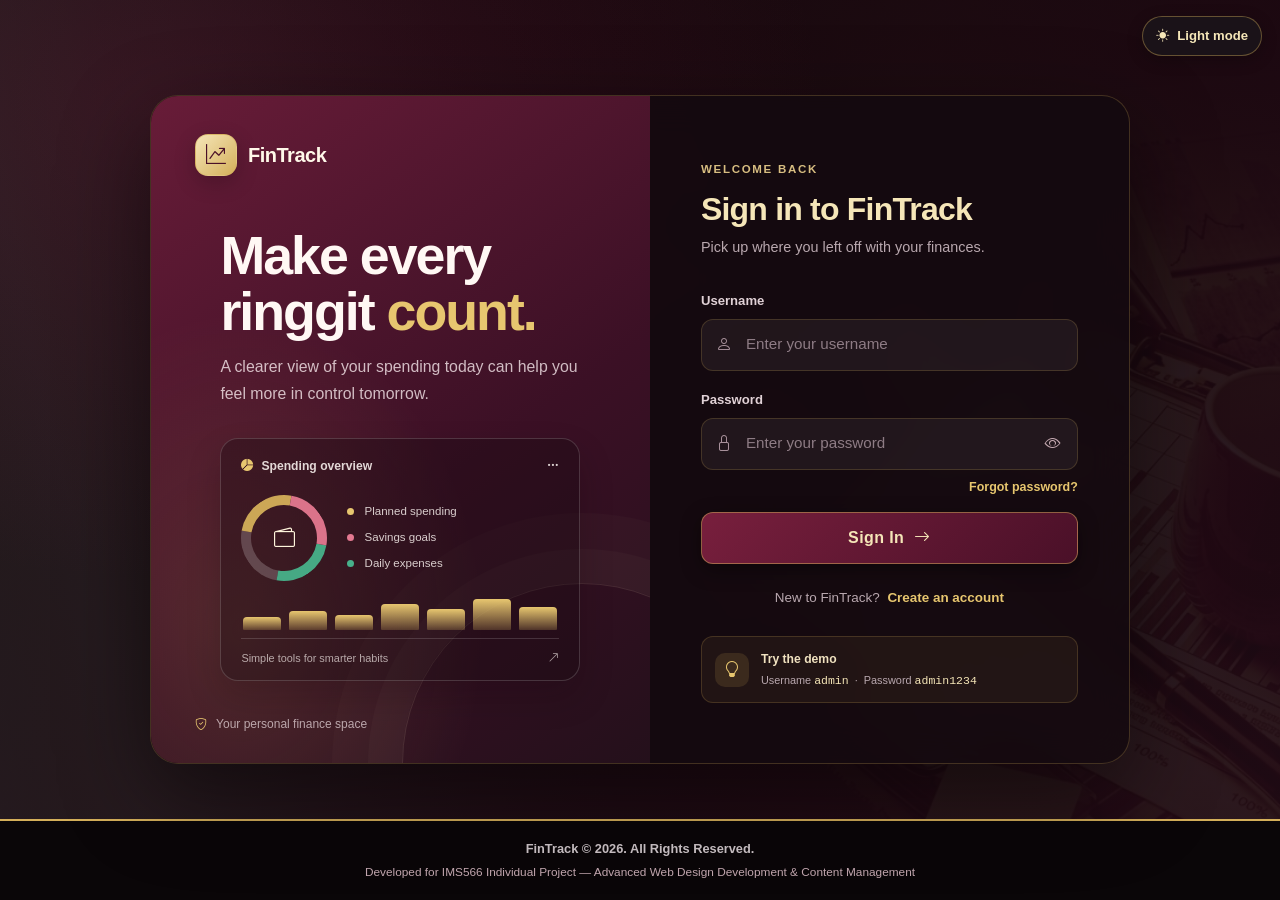
<file: index.html>
<!DOCTYPE html>
<html lang="en">

<head>
    <!-- Basic metadata and screen responsiveness settings -->
    <meta charset="UTF-8">
    <meta name="viewport" content="width=device-width, initial-scale=1.0">
    <meta name="description" content="FinTrack - Personal Finance and Budget Management Web Application">
    <meta name="author" content="Izwan Hakimi">
    <title>FinTrack | Login</title>

    <!-- Bootstrap 5 CSS links and custom CSS files -->
    <link href="https://cdn.jsdelivr.net/npm/bootstrap@5.3.3/dist/css/bootstrap.min.css" rel="stylesheet">
    <link href="https://cdn.jsdelivr.net/npm/bootstrap-icons@1.11.3/font/bootstrap-icons.min.css" rel="stylesheet">
    <link rel="stylesheet" href="css/style.css">
    <link rel="stylesheet" href="css/theme.css">
</head>

<body class="login-page auth-page d-flex flex-column min-vh-100">
    <main class="auth-main container">
        <div class="auth-shell">
            <section class="auth-story" aria-label="About FinTrack">
                <a class="auth-brand" href="index.html">
                    <span class="auth-brand-icon"><i class="bi bi-graph-up-arrow" aria-hidden="true"></i></span>
                    <span>FinTrack</span>
                </a>
                <div class="auth-story-content">
                    <h2>Make every<br>ringgit <span>count.</span></h2>
                    <p>A clearer view of your spending today can help you feel more in control tomorrow.</p>
                    <div class="auth-preview" aria-hidden="true">
                        <div class="auth-preview-heading">
                            <span><i class="bi bi-pie-chart-fill"></i> Spending overview</span>
                            <i class="bi bi-three-dots"></i>
                        </div>
                        <div class="auth-preview-body">
                            <div class="auth-preview-chart"><i class="bi bi-wallet2"></i></div>
                            <div class="auth-preview-legend">
                                <span><i class="auth-dot dot-gold"></i> Planned spending</span>
                                <span><i class="auth-dot dot-rose"></i> Savings goals</span>
                                <span><i class="auth-dot dot-green"></i> Daily expenses</span>
                            </div>
                        </div>
                        <div class="auth-preview-bars">
                            <span style="height: 38%"></span><span style="height: 57%"></span>
                            <span style="height: 46%"></span><span style="height: 78%"></span>
                            <span style="height: 62%"></span><span style="height: 92%"></span>
                            <span style="height: 70%"></span>
                        </div>
                        <div class="auth-preview-caption"><span>Simple tools for smarter habits</span><i class="bi bi-arrow-up-right"></i></div>
                    </div>
                </div>
                <p class="auth-story-footer"><i class="bi bi-shield-check" aria-hidden="true"></i> Your personal finance space</p>
            </section>

            <section class="login-card auth-card" aria-labelledby="loginTitle">
                <div class="auth-form-heading">
                    <span class="auth-mobile-logo"><i class="bi bi-graph-up-arrow" aria-hidden="true"></i></span>
                    <span class="auth-eyebrow">WELCOME BACK</span>
                    <h1 id="loginTitle">Sign in to FinTrack</h1>
                    <p>Pick up where you left off with your finances.</p>
                </div>

                <form id="loginForm">
                    <div class="mb-3">
                        <label for="username" class="form-label">Username</label>
                        <div class="auth-input-wrap">
                            <i class="bi bi-person" aria-hidden="true"></i>
                            <input type="text" id="username" class="form-control" placeholder="Enter your username"
                                autocomplete="username" required>
                        </div>
                    </div>
                    <div class="mb-3">
                        <label for="password" class="form-label">Password</label>
                        <div class="password-field auth-input-wrap">
                            <i class="bi bi-lock" aria-hidden="true"></i>
                            <input type="password" id="password" class="form-control" placeholder="Enter your password"
                                autocomplete="current-password" required>
                            <button type="button" class="password-toggle" data-password-toggle="password"
                                aria-label="Show password" aria-controls="password" aria-pressed="false" title="Show password">
                                <i class="bi bi-eye" aria-hidden="true"></i>
                            </button>
                        </div>
                        <div class="auth-forgot">
                            <a href="#" id="forgotPasswordLink">Forgot password?</a>
                        </div>
                        <p id="passwordHintMessage" class="auth-password-hint" role="status" aria-live="polite" hidden></p>
                    </div>
                    <p id="errorMessage" class="text-danger fw-semibold" role="alert"></p>
                    <button type="submit" class="btn btn-primary w-100 auth-submit">
                        Sign In <i class="bi bi-arrow-right" aria-hidden="true"></i>
                    </button>
                </form>

                <div class="auth-switch">
                    <span>New to FinTrack?</span> <a href="signup.html">Create an account</a>
                </div>

                <div class="auth-demo">
                    <span class="auth-demo-icon"><i class="bi bi-lightbulb" aria-hidden="true"></i></span>
                    <div><strong>Try the demo</strong><span>Username <code>admin</code> &nbsp;·&nbsp; Password <code>admin1234</code></span></div>
                </div>
            </section>
        </div>
    </main>

    <!-- Footer Section -->
    <footer class="ft-footer">
        <div class="container">
            <p class="mb-1 fw-bold">FinTrack &copy; 2026. All Rights Reserved.</p>
            <small>Developed for IMS566 Individual Project &mdash; Advanced Web Design Development &amp; Content Management</small>
        </div>
    </footer>

    <script src="js/storage.js"></script>
    <script src="js/auth.js"></script>
    <script src="js/theme.js"></script>
    <script src="js/password-toggle.js"></script>
    
</body>
</html>
</file>
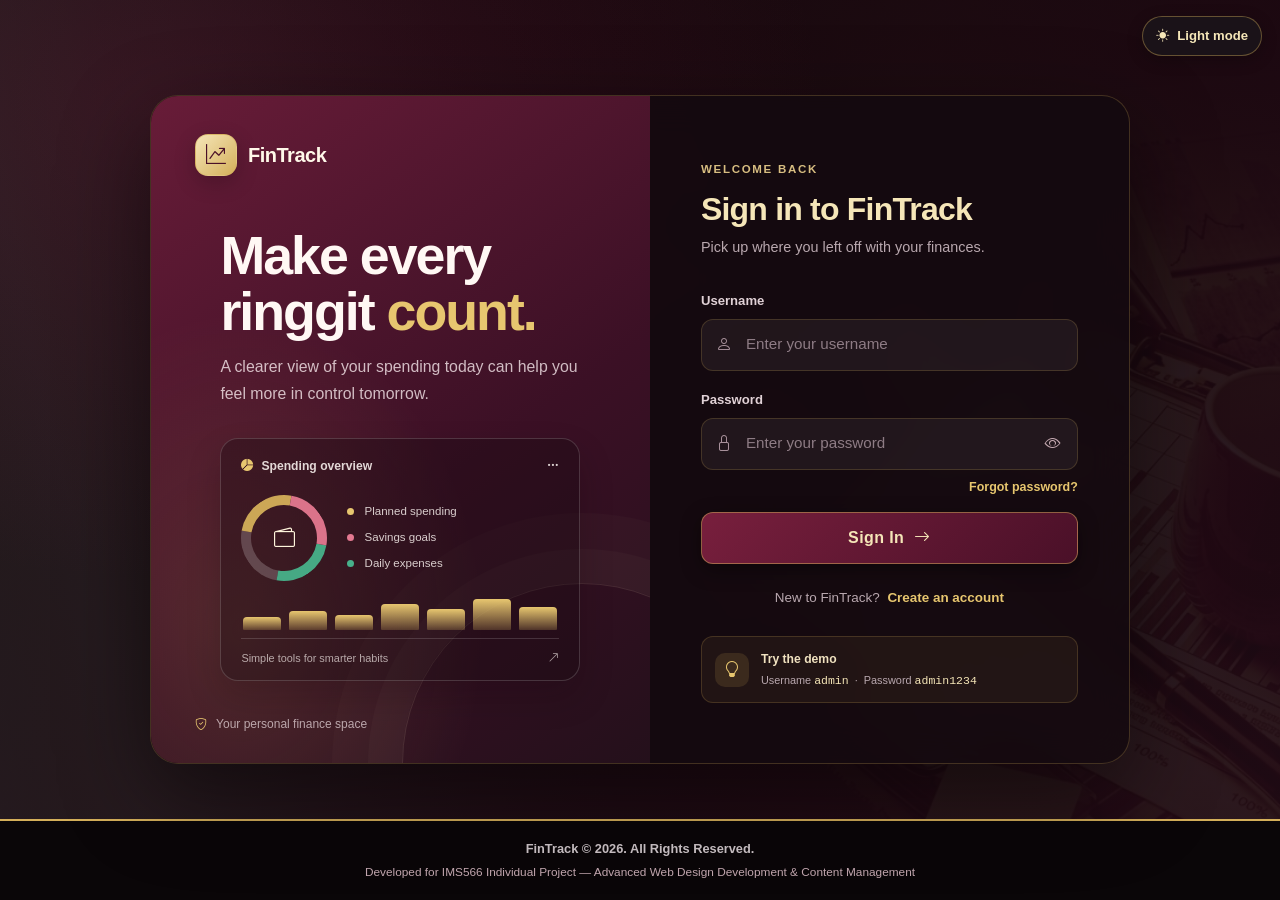
<file: budget.html>
<!DOCTYPE html>
<html lang="en">

<head>
    <meta charset="UTF-8">
    <meta name="viewport" content="width=device-width, initial-scale=1.0">
    <meta name="description" content="FinTrack - Personal Finance and Budget Management Web Application">
    <meta name="author" content="Izwan Hakimi">
    <title>FinTrack | Budget</title>

    <script src="js/storage.js"></script>
    <script>
        requireAuth();
    </script>
    <script src="js/theme.js"></script>

    <link href="https://cdn.jsdelivr.net/npm/bootstrap@5.3.3/dist/css/bootstrap.min.css" rel="stylesheet">
    <link href="https://cdn.jsdelivr.net/npm/bootstrap-icons@1.11.3/font/bootstrap-icons.min.css" rel="stylesheet">
    <link href="https://fonts.googleapis.com/css2?family=Inter:wght@400;500;600;700;800;900&display=swap"
        rel="stylesheet">

    <style>
        :root {
            --burg-deep: #4A1028;
            --burg: #781F3D;
            --burg-light: #922B4C;
            --gold: #D4AF5A;
            --gold-light: #F5E6B8;
            --bg-base: #0F0B0D;
            --bg-card: #1A1218;
            --bg-input: #2A1E24;
            --bg-track: #251920;
            --txt: #F0E6EA;
            --txt-mid: #C4A8B0;
            --txt-muted: #7A606A;
            --green: #2ECC9A;
            --green-bg: rgba(46, 204, 154, 0.10);
            --red: #E05C5C;
            --red-bg: rgba(224, 92, 92, 0.10);
            --amber: #E8A830;
            --r-lg: 18px;
            --r-sm: 9px;
            --sh: 0 6px 24px rgba(0, 0, 0, 0.45);
        }

        *,
        *::before,
        *::after {
            box-sizing: border-box;
            margin: 0;
            padding: 0;
        }

        body {
            font-family: 'Inter', 'Segoe UI', sans-serif;
            background: var(--bg-base);
            color: var(--txt);
            min-height: 100vh;
            display: flex;
            flex-direction: column;
        }

        main {
            flex: 1;
        }

        .ft-nav {
            background: #0A0608;
            border-bottom: 2.5px solid var(--gold);
            padding: 0;
            position: sticky;
            top: 0;
            z-index: 1000;
            box-shadow: 0 2px 24px rgba(0, 0, 0, 0.60);
        }

        .ft-nav .container {
            padding-top: 0;
            padding-bottom: 0;
        }

        .ft-brand {
            display: flex;
            align-items: center;
            gap: 10px;
            padding: 13px 0;
            text-decoration: none;
            transition: opacity .2s;
        }

        .ft-brand:hover {
            opacity: .85;
        }

        .ft-brand-logo {
            width: 36px;
            height: 36px;
            background: linear-gradient(135deg, var(--gold) 0%, var(--gold-light) 100%);
            border-radius: 10px;
            display: flex;
            align-items: center;
            justify-content: center;
            font-size: 1.05rem;
            color: var(--burg-deep);
            box-shadow: 0 2px 8px rgba(212, 175, 90, .35);
            flex-shrink: 0;
        }

        .ft-brand-name {
            font-size: 1.40rem;
            font-weight: 900;
            letter-spacing: -0.5px;
            background: linear-gradient(100deg, #fff 30%, var(--gold-light) 100%);
            -webkit-background-clip: text;
            -webkit-text-fill-color: transparent;
            background-clip: text;
        }

        .ft-nav .navbar-toggler {
            border: 1.5px solid rgba(212, 175, 90, .5);
            padding: 5px 9px;
        }

        .ft-nav .navbar-toggler-icon {
            background-image: url("data:image/svg+xml,%3csvg xmlns='http://www.w3.org/2000/svg' viewBox='0 0 30 30'%3e%3cpath stroke='rgba%28212,175,90,0.9%29' stroke-linecap='round' stroke-miterlimit='10' stroke-width='2' d='M4 7h22M4 15h22M4 23h22'/%3e%3c/svg%3e");
        }

        .ft-nav .nav-link {
            color: rgba(255, 255, 255, .72) !important;
            font-size: .875rem;
            font-weight: 500;
            padding: 17px 13px !important;
            display: flex;
            align-items: center;
            gap: 6px;
            border-bottom: 3px solid transparent;
            margin-bottom: -2.5px;
            text-decoration: none;
            transition: color .18s, border-color .18s;
        }

        .ft-nav .nav-link:hover {
            color: var(--gold-light) !important;
        }

        .ft-nav .nav-link.active {
            color: var(--gold) !important;
            border-bottom-color: var(--gold);
            font-weight: 700;
        }

        .ft-nav .nav-link.nav-out {
            color: rgba(255, 255, 255, .45) !important;
        }

        .ft-nav .nav-link.nav-out:hover {
            color: #f8adb8 !important;
        }

        .page-header {
            padding: 36px 0 24px;
        }

        .header-accent {
            display: inline-block;
            width: 38px;
            height: 3.5px;
            background: linear-gradient(90deg, var(--gold), var(--gold-light));
            border-radius: 2px;
            margin-bottom: 12px;
        }

        .page-header h1 {
            font-size: 1.70rem;
            font-weight: 800;
            color: var(--txt);
            margin-bottom: 5px;
        }

        .page-header p {
            color: var(--txt-muted);
            font-size: .90rem;
            margin: 0;
        }

        .sum-card {
            background: var(--bg-card);
            border-radius: var(--r-lg);
            padding: 20px 18px 16px;
            border: 1px solid rgba(212, 175, 90, .10);
            box-shadow: var(--sh);
            position: relative;
            overflow: hidden;
            transition: transform .22s, box-shadow .22s;
        }

        .sum-card:hover {
            transform: translateY(-4px);
            box-shadow: 0 14px 38px rgba(0, 0, 0, .6);
        }

        .sum-card::before {
            content: '';
            position: absolute;
            top: 0;
            left: 0;
            right: 0;
            height: 3px;
        }

        .sc-total::before {
            background: linear-gradient(90deg, var(--gold), var(--gold-light));
        }

        .sc-spent::before {
            background: linear-gradient(90deg, var(--red), #f08080);
        }

        .sc-remain::before {
            background: linear-gradient(90deg, var(--green), #3dd6a3);
        }

        .sum-label {
            font-size: .72rem;
            font-weight: 700;
            text-transform: uppercase;
            letter-spacing: .6px;
            color: var(--txt-muted);
            margin-bottom: 4px;
        }

        .sum-value {
            font-size: 1.55rem;
            font-weight: 800;
            overflow-wrap: anywhere;
        }

        .sv-total {
            color: var(--gold);
        }

        .sv-spent {
            color: var(--red);
        }

        .sv-remain {
            color: var(--green);
        }

        .ft-card {
            background: var(--bg-card);
            border-radius: var(--r-lg);
            border: 1px solid rgba(212, 175, 90, .10);
            box-shadow: var(--sh);
            overflow: hidden;
            margin-bottom: 24px;
        }

        .ft-card-header {
            padding: 18px 22px 14px;
            border-bottom: 1px solid rgba(212, 175, 90, .10);
            display: flex;
            align-items: flex-start;
            justify-content: space-between;
            gap: 12px;
            flex-wrap: wrap;
        }

        .card-eyebrow {
            font-size: .68rem;
            font-weight: 700;
            text-transform: uppercase;
            letter-spacing: .7px;
            color: var(--gold);
            margin-bottom: 2px;
        }

        .card-title {
            font-size: 1rem;
            font-weight: 700;
            color: var(--txt);
            margin: 0;
        }

        .card-sub {
            font-size: .80rem;
            color: var(--txt-muted);
            margin-top: 2px;
            margin-bottom: 0;
        }

        .ft-card-body {
            padding: 22px;
        }

        .btn-set-budget {
            border: 1.5px solid rgba(212, 175, 90, .4);
            color: var(--gold);
            border-radius: var(--r-sm);
            font-size: .80rem;
            font-weight: 700;
            padding: 7px 14px;
            background: rgba(212, 175, 90, .08);
            transition: all .2s;
        }

        .btn-set-budget:hover {
            background: rgba(212, 175, 90, .18);
            color: var(--gold-light);
            border-color: var(--gold);
        }

        .ft-table {
            width: 100%;
            border-collapse: collapse;
        }

        .ft-table thead tr {
            background: linear-gradient(90deg, #120409 0%, #1E0810 100%);
        }

        .ft-table thead th {
            color: var(--gold);
            font-size: .70rem;
            font-weight: 700;
            text-transform: uppercase;
            letter-spacing: .6px;
            padding: 12px 18px;
            border: none;
            white-space: nowrap;
        }

        .ft-table tbody tr {
            border-bottom: 1px solid rgba(212, 175, 90, .07);
            transition: background .15s;
        }

        .ft-table tbody tr:last-child {
            border-bottom: none;
        }

        .ft-table tbody tr:hover {
            background: rgba(212, 175, 90, .05);
        }

        .ft-table tbody td {
            padding: 14px 18px;
            font-size: .875rem;
            vertical-align: middle;
            border: none;
            color: var(--txt);
        }

        .cat-name {
            font-weight: 600;
        }

        .val-limit {
            color: var(--txt-mid);
        }

        .val-spent {
            font-weight: 600;
        }

        .val-ok {
            color: var(--green);
        }

        .val-warn {
            color: var(--amber);
        }

        .val-over {
            color: var(--red);
        }

        .btn-delete-bgt {
            background: transparent;
            border: none;
            color: var(--txt-muted);
            font-size: 0.95rem;
            padding: 5px 8px;
            border-radius: 6px;
            cursor: pointer;
            transition: color .18s, background .18s;
        }

        .btn-delete-bgt:hover {
            color: var(--red);
            background: var(--red-bg);
        }

        .bgt-track {
            background: var(--bg-track);
            border-radius: 20px;
            height: 10px;
            overflow: hidden;
            min-width: 100px;
        }

        .bgt-fill {
            height: 100%;
            border-radius: 20px;
            transition: width .8s ease;
        }

        .bgt-fill.ok {
            background: linear-gradient(90deg, var(--green), #3dd6a3);
        }

        .bgt-fill.warn {
            background: linear-gradient(90deg, var(--amber), #f0c84d);
        }

        .bgt-fill.over {
            background: linear-gradient(90deg, var(--red), #f08080);
        }

        .bgt-pct {
            font-size: .72rem;
            font-weight: 700;
            margin-top: 4px;
        }

        .goal-header {
            display: flex;
            align-items: center;
            gap: 14px;
            margin-bottom: 16px;
        }

        .goal-icon {
            width: 48px;
            height: 48px;
            background: rgba(212, 175, 90, .14);
            border-radius: 13px;
            display: flex;
            align-items: center;
            justify-content: center;
            font-size: 1.3rem;
            color: var(--gold);
            flex-shrink: 0;
        }

        .goal-name {
            font-size: 1.05rem;
            font-weight: 700;
            color: var(--txt);
        }

        .goal-label {
            font-size: .78rem;
            color: var(--txt-muted);
        }

        .goal-track {
            background: var(--bg-track);
            border-radius: 30px;
            height: 14px;
            overflow: hidden;
            margin: 14px 0 8px;
        }

        .goal-fill {
            height: 100%;
            border-radius: 30px;
            background: linear-gradient(90deg, var(--burg) 0%, var(--gold) 100%);
            transition: width .9s ease;
            position: relative;
        }

        .goal-stats-row {
            display: flex;
            gap: 12px;
            margin-top: 18px;
            flex-wrap: wrap;
        }

        .goal-pill {
            flex: 1;
            min-width: 100px;
            background: var(--bg-input);
            border: 1px solid rgba(212, 175, 90, .15);
            border-radius: var(--r-sm);
            padding: 10px 14px;
        }

        .gp-label {
            font-size: .66rem;
            font-weight: 700;
            text-transform: uppercase;
            letter-spacing: .5px;
            color: var(--txt-muted);
        }

        .gp-value {
            font-size: .98rem;
            font-weight: 800;
            color: var(--gold);
            margin-top: 2px;
        }

        .goal-note {
            font-size: .82rem;
            color: var(--txt-muted);
            margin-top: 8px;
        }

        .ft-footer {
            background: #0A0608;
            border-top: 2.5px solid var(--gold);
            color: rgba(255, 255, 255, .45);
            text-align: center;
            padding: 16px 12px;
            font-size: .78rem;
            margin-top: 32px;
        }

        @media (max-width: 991px) {
            .ft-nav .navbar-collapse {
                background: #0A0608;
                border-top: 1px solid rgba(212, 175, 90, .2);
                padding: 10px 14px 16px;
                margin-top: 8px;
                border-radius: 0 0 var(--r-sm) var(--r-sm);
            }

            .ft-nav .nav-link {
                padding: 12px 10px !important;
                border-bottom: none;
                border-left: 3px solid transparent;
                margin-bottom: 2px;
            }

            .ft-nav .nav-link.active {
                border-left-color: var(--gold);
                background: rgba(212, 175, 90, .06);
            }
        }
    </style>
    <link rel="stylesheet" href="css/theme.css">
</head>

<body>

    <!-- Top Responsive Navigation -->
    <nav class="navbar navbar-expand-lg ft-nav">
        <div class="container">
            <a class="ft-brand" href="dashboard.html">
                <span class="ft-brand-logo" aria-hidden="true">
                    <i class="bi bi-graph-up-arrow"></i>
                </span>
                <span class="ft-brand-name">FinTrack</span>
            </a>

            <button class="navbar-toggler" type="button" data-bs-toggle="collapse" data-bs-target="#navbarMenu"
                aria-controls="navbarMenu" aria-expanded="false" aria-label="Toggle navigation">
                <span class="navbar-toggler-icon"></span>
            </button>

            <div class="collapse navbar-collapse" id="navbarMenu">
                <ul class="navbar-nav ms-auto">
                    <li class="nav-item">
                        <a class="nav-link" href="dashboard.html">
                            <i class="bi bi-speedometer2"></i> Dashboard
                        </a>
                    </li>
                    <li class="nav-item">
                        <a class="nav-link" href="transactions.html">
                            <i class="bi bi-arrow-left-right"></i> Transactions
                        </a>
                    </li>
                    <li class="nav-item">
                        <a class="nav-link active" href="budget.html">
                            <i class="bi bi-pie-chart"></i> Budget Goals
                        </a>
                    </li>
                    <li class="nav-item">
                        <a class="nav-link nav-out" href="index.html" id="logoutLink">
                            <i class="bi bi-box-arrow-right"></i> Logout
                        </a>
                    </li>
                </ul>
            </div>
        </div>
    </nav>

    <main class="container">

        <!-- Page Header -->
        <div class="page-header">
            <div class="header-accent"></div>
            <h1>Budget Goals</h1>
            <p>Plan your monthly spending limits and monitor actual expenses by category.</p>
        </div>

        <!-- Budget Summary Cards -->
        <div class="row g-3 mb-4">
            <div class="col-12 col-md-4">
                <div class="sum-card sc-total">
                    <div class="sum-label">Total Budget</div>
                    <div class="sum-value sv-total" id="totalBudget">RM0.00</div>
                </div>
            </div>
            <div class="col-12 col-md-4">
                <div class="sum-card sc-spent">
                    <div class="sum-label">Total Spent</div>
                    <div class="sum-value sv-spent" id="totalSpent">RM0.00</div>
                </div>
            </div>
            <div class="col-12 col-md-4">
                <div class="sum-card sc-remain">
                    <div class="sum-label">Budget Remaining</div>
                    <div class="sum-value sv-remain" id="budgetRemaining">RM0.00</div>
                </div>
            </div>
        </div>

        <!-- Monthly Category Budget Table -->
        <div class="ft-card">
            <div class="ft-card-header">
                <div>
                    <div class="card-eyebrow"><i class="bi bi-wallet2 me-1"></i>Monthly Plan</div>
                    <h2 class="card-title">Monthly Budget</h2>
                    <p class="card-sub">Automatically synced with your recorded Expense transactions.</p>
                </div>
                <button type="button" class="btn btn-sm btn-set-budget" data-bs-toggle="modal"
                    data-bs-target="#budgetModal">
                    <i class="bi bi-plus-circle me-1"></i>Set Budget
                </button>
            </div>

            <div class="table-responsive">
                <table class="ft-table">
                    <thead>
                        <tr>
                            <th>Category</th>
                            <th>Budget (RM)</th>
                            <th>Spent (RM)</th>
                            <th>Remaining (RM)</th>
                            <th>Progress</th>
                            <th style="text-align:center;">Action</th>
                        </tr>
                    </thead>
                    <tbody id="budgetTableBody">
                    </tbody>
                </table>
            </div>
        </div>

        <!-- Savings Goal Card -->
        <div class="ft-card">
            <div class="ft-card-header">
                <div>
                    <div class="card-eyebrow"><i class="bi bi-trophy-fill me-1"></i>Goal Tracker</div>
                    <h2 class="card-title">Savings Goal</h2>
                    <p class="card-sub">Progress towards your personal savings target.</p>
                </div>
            </div>

            <div class="ft-card-body">
                <div class="goal-header">
                    <div class="goal-icon">
                        <i class="bi bi-piggy-bank-fill"></i>
                    </div>
                    <div>
                        <div class="goal-name" id="goalName">No active goal set</div>
                        <div class="goal-label" id="goalAmounts">RM0.00 of RM0.00</div>
                    </div>
                </div>

                <div class="goal-track" role="progressbar" aria-label="Savings goal progress" aria-valuemin="0"
                    aria-valuemax="100" aria-valuenow="0" id="goalProgressBar">
                    <div class="goal-fill" id="goalFill" style="width:0%;"></div>
                </div>

                <p class="goal-note" id="goalNote">Keep saving to reach your goal!</p>

                <div class="goal-stats-row">
                    <div class="goal-pill">
                        <div class="gp-label">Saved</div>
                        <div class="gp-value" id="goalSaved">RM0.00</div>
                    </div>
                    <div class="goal-pill">
                        <div class="gp-label">Target</div>
                        <div class="gp-value" id="goalTarget">RM0.00</div>
                    </div>
                    <div class="goal-pill">
                        <div class="gp-label">Progress</div>
                        <div class="gp-value" id="goalPct">0%</div>
                    </div>
                </div>
            </div>
        </div>

    </main>

    <!-- Set Monthly Budget Modal -->
    <div class="modal fade" id="budgetModal" tabindex="-1" aria-labelledby="budgetModalLabel" aria-hidden="true">
        <div class="modal-dialog modal-dialog-centered">
            <div class="modal-content"
                style="background: #1A1218; border: 1px solid rgba(212,175,90,.3); border-radius: 18px; color: #F0E6EA; box-shadow: 0 20px 60px rgba(0,0,0,0.7);">
                <div class="modal-header" style="border-bottom: 1px solid rgba(212,175,90,.15); padding: 18px 24px;">
                    <div>
                        <div class="card-eyebrow"><i class="bi bi-wallet2 me-1"></i>Budget Allocation</div>
                        <h5 class="modal-title fw-bold" id="budgetModalLabel"
                            style="color: #F0E6EA; font-size: 1.15rem; margin-top: 2px;">Set Monthly Category Budget</h5>
                    </div>
                    <button type="button" class="btn-close btn-close-white" data-bs-dismiss="modal"
                        aria-label="Close"></button>
                </div>
                <form id="budgetForm">
                    <div class="modal-body" style="padding: 24px;">
                        <div id="budgetAlert" class="alert d-none py-2 px-3 mb-3 fw-semibold small" role="alert"></div>

                        <div class="mb-3">
                            <label for="budgetCategoryInput" class="form-label"
                                style="font-size: .80rem; font-weight: 700; text-transform: uppercase; letter-spacing: .5px; color: #C4A8B0;">
                                Expense Category <span class="text-danger">*</span>
                            </label>
                            <select id="budgetCategoryInput" class="form-select"
                                style="background: #2A1E24; border: 1px solid rgba(212,175,90,.25); color: #F0E6EA; border-radius: 10px; padding: 10px 14px;"
                                required>
                                <option value="" disabled selected>Select a category</option>
                                <option value="Food">Food</option>
                                <option value="Transportation">Transportation</option>
                                <option value="Bills">Bills</option>
                                <option value="Shopping">Shopping</option>
                                <option value="Entertainment">Entertainment</option>
                                <option value="Education">Education</option>
                                <option value="Other">Other</option>
                            </select>
                        </div>

                        <div class="mb-2">
                            <label for="budgetLimitInput" class="form-label"
                                style="font-size: .80rem; font-weight: 700; text-transform: uppercase; letter-spacing: .5px; color: #C4A8B0;">
                                Monthly Limit (RM) <span class="text-danger">*</span>
                            </label>
                            <input type="number" id="budgetLimitInput" class="form-control" placeholder="e.g. 500.00"
                                step="0.01" min="0.01"
                                style="background: #2A1E24; border: 1px solid rgba(212,175,90,.25); color: #F0E6EA; border-radius: 10px; padding: 10px 14px;"
                                required>
                        </div>
                    </div>
                    <div class="modal-footer" style="border-top: 1px solid rgba(212,175,90,.15); padding: 16px 24px;">
                        <button type="button" class="btn btn-outline-secondary" data-bs-dismiss="modal"
                            style="border-radius: 10px; font-weight: 600; font-size: .88rem; color: #C4A8B0; border-color: rgba(212,175,90,.3);">
                            Cancel
                        </button>
                        <button type="submit" class="btn"
                            style="background: linear-gradient(135deg, var(--burg) 0%, var(--burg-deep) 100%); color: #F5E6B8; border: 1px solid rgba(212,175,90,.4); border-radius: 10px; font-weight: 700; font-size: .88rem; padding: 8px 20px;">
                            <i class="bi bi-save2 me-1"></i>Save Budget
                        </button>
                    </div>
                </form>
            </div>
        </div>
    </div>

    <!-- Single Consistent Footer -->
    <footer class="ft-footer">
        <p class="mb-1 fw-semibold text-light">FinTrack &copy; 2026. All Rights Reserved.</p>
        <small>Developed for IMS566 Individual Project &mdash; Advanced Web Design Development &amp; Content Management</small>
    </footer>

    <script src="https://cdn.jsdelivr.net/npm/bootstrap@5.3.3/dist/js/bootstrap.bundle.min.js"></script>
    <script src="js/data.js"></script>
    <script src="js/budget.js"></script>

    <script>
        // Calculate overall budget summary totals
        const budgets = (financeData && Array.isArray(financeData.budgets)) ? financeData.budgets : [];
        const totalLimit = budgets.reduce((s, b) => s + (Number(b.limit || b.budget) || 0), 0);
        const totalUsed = budgets.reduce((s, b) => s + (Number(b.spent) || 0), 0);
        const totalLeft = totalLimit - totalUsed;

        document.getElementById('totalBudget').textContent = formatCurrency(totalLimit);
        document.getElementById('totalSpent').textContent = formatCurrency(totalUsed);
        document.getElementById('budgetRemaining').textContent = formatCurrency(Math.max(totalLeft, 0));

        // Render budget table and savings goal progress
        displayBudgets();
        displaySavingsGoal();

        // Attach logout event listener
        const logoutLink = document.getElementById("logoutLink");
        if (logoutLink) {
            logoutLink.addEventListener("click", function (e) {
                e.preventDefault();
                logoutCurrentUser();
            });
        }
    </script>

</body>
</html>
</file>
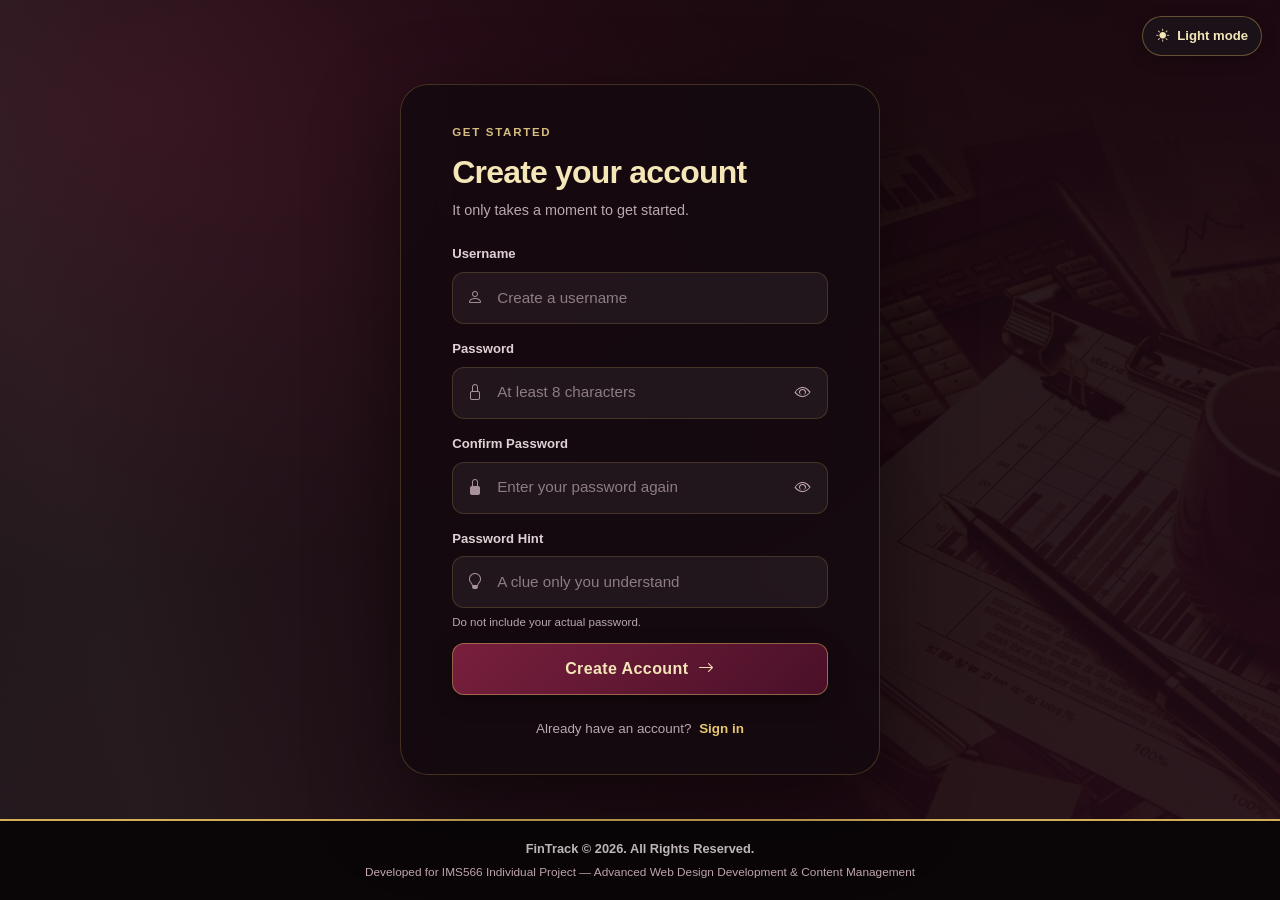
<file: signup.html>
<!DOCTYPE html>
<html lang="en">

<head>
    <!-- Basic metadata and content management information -->
    <meta charset="UTF-8">
    <meta name="viewport" content="width=device-width, initial-scale=1.0">
    <meta name="description" content="FinTrack - Create an account to track personal finances and budgets.">
    <meta name="author" content="Izwan Hakimi">
    <title>FinTrack | Sign Up</title>

    <!-- Bootstrap 5 CSS Framework -->
    <link href="https://cdn.jsdelivr.net/npm/bootstrap@5.3.3/dist/css/bootstrap.min.css" rel="stylesheet">
    <link href="https://cdn.jsdelivr.net/npm/bootstrap-icons@1.11.3/font/bootstrap-icons.min.css" rel="stylesheet">
    <link rel="stylesheet" href="css/style.css">
    <link rel="stylesheet" href="css/theme.css">
</head>

<body class="login-page auth-page d-flex flex-column min-vh-100">
    <main class="auth-main container">
        <div class="auth-shell auth-shell-signup">
            <section class="login-card auth-card auth-card-signup" aria-labelledby="signupTitle">
                <div class="auth-form-heading">
                    <span class="auth-mobile-logo"><i class="bi bi-graph-up-arrow" aria-hidden="true"></i></span>
                    <span class="auth-eyebrow">GET STARTED</span>
                    <h1 id="signupTitle">Create your account</h1>
                    <p>It only takes a moment to get started.</p>
                </div>

                <form id="signupForm">
                    <div class="mb-3">
                        <label for="signupUsername" class="form-label">Username</label>
                        <div class="auth-input-wrap">
                            <i class="bi bi-person" aria-hidden="true"></i>
                            <input type="text" class="form-control" id="signupUsername" placeholder="Create a username"
                                minlength="3" maxlength="30" autocomplete="username" required>
                        </div>
                    </div>
                    <div class="mb-3">
                        <label for="signupPassword" class="form-label">Password</label>
                        <div class="password-field auth-input-wrap">
                            <i class="bi bi-lock" aria-hidden="true"></i>
                            <input type="password" class="form-control" id="signupPassword"
                                placeholder="At least 8 characters" minlength="8" autocomplete="new-password" required>
                            <button type="button" class="password-toggle" data-password-toggle="signupPassword"
                                aria-label="Show password" aria-controls="signupPassword" aria-pressed="false" title="Show password">
                                <i class="bi bi-eye" aria-hidden="true"></i>
                            </button>
                        </div>
                    </div>
                    <div class="mb-3">
                        <label for="confirmPassword" class="form-label">Confirm Password</label>
                        <div class="password-field auth-input-wrap">
                            <i class="bi bi-lock-fill" aria-hidden="true"></i>
                            <input type="password" class="form-control" id="confirmPassword"
                                placeholder="Enter your password again" minlength="8" autocomplete="new-password" required>
                            <button type="button" class="password-toggle" data-password-toggle="confirmPassword"
                                aria-label="Show password" aria-controls="confirmPassword" aria-pressed="false" title="Show password">
                                <i class="bi bi-eye" aria-hidden="true"></i>
                            </button>
                        </div>
                    </div>
                    <div class="mb-3">
                        <label for="passwordHint" class="form-label">Password Hint</label>
                        <div class="auth-input-wrap">
                            <i class="bi bi-lightbulb" aria-hidden="true"></i>
                            <input type="text" class="form-control" id="passwordHint"
                                placeholder="A clue only you understand" maxlength="100" autocomplete="off" required>
                        </div>
                        <small class="auth-hint-help">Do not include your actual password.</small>
                    </div>
                    <div id="signupMessage" class="mb-3" role="status" aria-live="polite"></div>
                    <button type="submit" class="btn btn-primary w-100 auth-submit">
                        Create Account <i class="bi bi-arrow-right" aria-hidden="true"></i>
                    </button>
                </form>

                <div class="auth-switch">
                    <span>Already have an account?</span> <a href="index.html">Sign in</a>
                </div>
            </section>
        </div>
    </main>

    <!-- Footer Section -->
    <footer class="ft-footer">
        <div class="container">
            <p class="mb-1 fw-bold">FinTrack &copy; 2026. All Rights Reserved.</p>
            <small>Developed for IMS566 Individual Project &mdash; Advanced Web Design Development &amp; Content Management</small>
        </div>
    </footer>

    <!-- JavaScript file for data storage and registration logic -->
    <script src="js/storage.js"></script>
    <script src="js/signup.js"></script>
    <script src="js/theme.js"></script>
    <script src="js/password-toggle.js"></script>

</body>
</html>
</file>
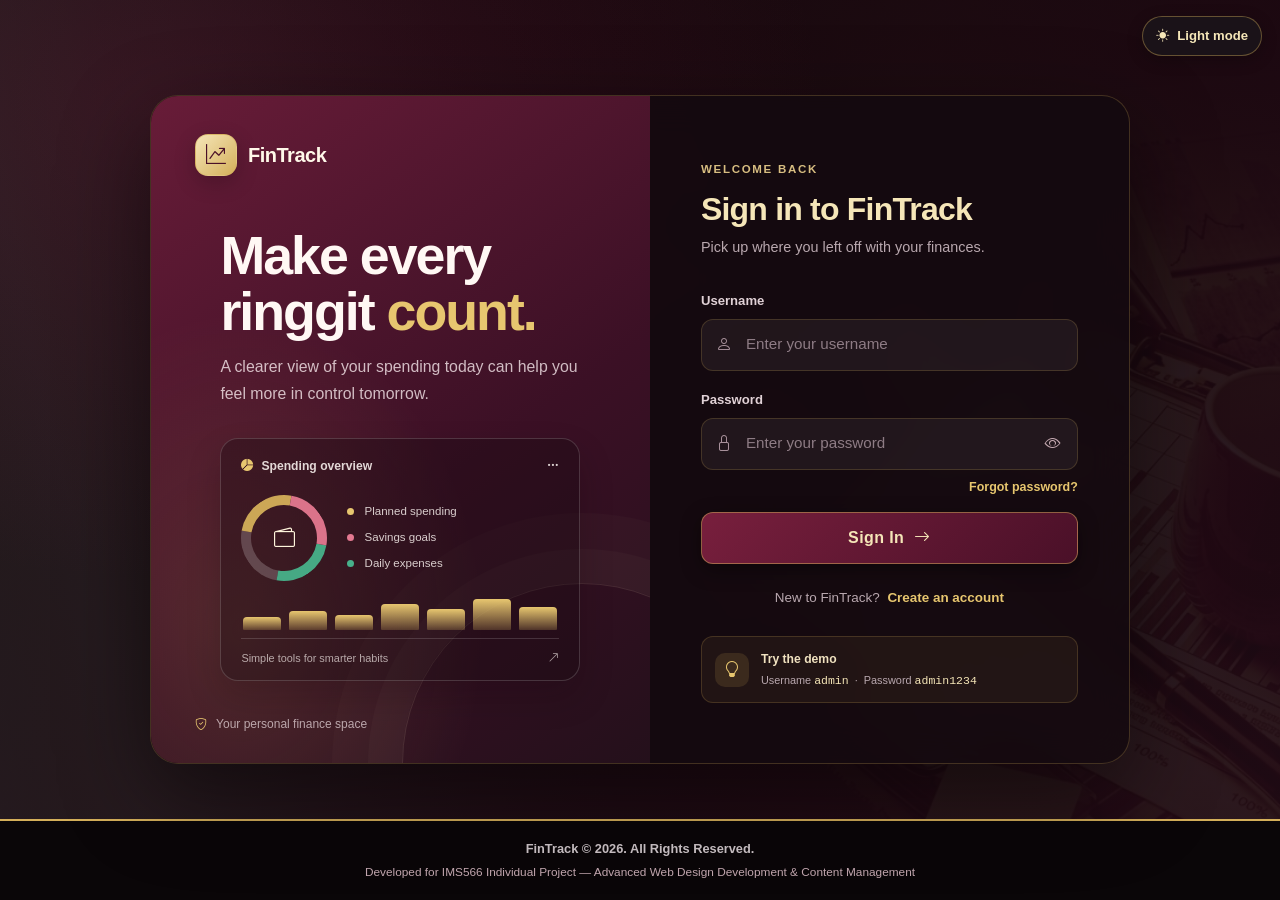
<file: transactions.html>
<!DOCTYPE html>
<html lang="en">

<head>
    <meta charset="UTF-8">
    <meta name="viewport" content="width=device-width, initial-scale=1.0">
    <meta name="description" content="FinTrack - Personal Finance and Budget Management Web Application">
    <meta name="author" content="Izwan Hakimi">
    <title>FinTrack | Transactions</title>

    <script src="js/storage.js"></script>
    <script>
        requireAuth();
    </script>
    <script src="js/theme.js"></script>

    <link href="https://cdn.jsdelivr.net/npm/bootstrap@5.3.3/dist/css/bootstrap.min.css" rel="stylesheet">
    <link href="https://cdn.jsdelivr.net/npm/bootstrap-icons@1.11.3/font/bootstrap-icons.min.css" rel="stylesheet">
    <link href="https://fonts.googleapis.com/css2?family=Inter:wght@400;500;600;700;800;900&display=swap"
        rel="stylesheet">

    <style>
        :root {
            --burg-deep: #4A1028;
            --burg: #781F3D;
            --burg-light: #922B4C;
            --gold: #D4AF5A;
            --gold-light: #F5E6B8;
            --bg-base: #0F0B0D;
            --bg-card: #1A1218;
            --bg-input: #2A1E24;
            --txt: #F0E6EA;
            --txt-mid: #C4A8B0;
            --txt-muted: #7A606A;
            --green: #2ECC9A;
            --green-bg: rgba(46, 204, 154, 0.10);
            --red: #E05C5C;
            --red-bg: rgba(224, 92, 92, 0.10);
            --r-lg: 18px;
            --r-sm: 9px;
            --sh: 0 6px 24px rgba(0, 0, 0, 0.45);
        }

        *,
        *::before,
        *::after {
            box-sizing: border-box;
            margin: 0;
            padding: 0;
        }

        body {
            font-family: 'Inter', 'Segoe UI', sans-serif;
            background: var(--bg-base);
            color: var(--txt);
            min-height: 100vh;
            display: flex;
            flex-direction: column;
        }

        main {
            flex: 1;
        }

        .ft-nav {
            background: #0A0608;
            border-bottom: 2.5px solid var(--gold);
            padding: 0;
            position: sticky;
            top: 0;
            z-index: 1000;
            box-shadow: 0 2px 24px rgba(0, 0, 0, 0.60);
        }

        .ft-nav .container {
            padding-top: 0;
            padding-bottom: 0;
        }

        .ft-brand {
            display: flex;
            align-items: center;
            gap: 10px;
            padding: 13px 0;
            text-decoration: none;
            transition: opacity .2s;
        }

        .ft-brand:hover {
            opacity: .85;
        }

        .ft-brand-logo {
            width: 36px;
            height: 36px;
            background: linear-gradient(135deg, var(--gold) 0%, var(--gold-light) 100%);
            border-radius: 10px;
            display: flex;
            align-items: center;
            justify-content: center;
            font-size: 1.05rem;
            color: var(--burg-deep);
            box-shadow: 0 2px 8px rgba(212, 175, 90, .35);
            flex-shrink: 0;
        }

        .ft-brand-name {
            font-size: 1.40rem;
            font-weight: 900;
            letter-spacing: -0.5px;
            background: linear-gradient(100deg, #fff 30%, var(--gold-light) 100%);
            -webkit-background-clip: text;
            -webkit-text-fill-color: transparent;
            background-clip: text;
        }

        .ft-nav .navbar-toggler {
            border: 1.5px solid rgba(212, 175, 90, .5);
            padding: 5px 9px;
        }

        .ft-nav .navbar-toggler-icon {
            background-image: url("data:image/svg+xml,%3csvg xmlns='http://www.w3.org/2000/svg' viewBox='0 0 30 30'%3e%3cpath stroke='rgba%28212,175,90,0.9%29' stroke-linecap='round' stroke-miterlimit='10' stroke-width='2' d='M4 7h22M4 15h22M4 23h22'/%3e%3c/svg%3e");
        }

        .ft-nav .nav-link {
            color: rgba(255, 255, 255, .72) !important;
            font-size: .875rem;
            font-weight: 500;
            padding: 17px 13px !important;
            display: flex;
            align-items: center;
            gap: 6px;
            border-bottom: 3px solid transparent;
            margin-bottom: -2.5px;
            text-decoration: none;
            transition: color .18s, border-color .18s;
        }

        .ft-nav .nav-link:hover {
            color: var(--gold-light) !important;
        }

        .ft-nav .nav-link.active {
            color: var(--gold) !important;
            border-bottom-color: var(--gold);
            font-weight: 700;
        }

        .ft-nav .nav-link.nav-out {
            color: rgba(255, 255, 255, .45) !important;
        }

        .ft-nav .nav-link.nav-out:hover {
            color: #f8adb8 !important;
        }

        .page-header {
            padding: 36px 0 24px;
        }

        .header-accent {
            display: inline-block;
            width: 38px;
            height: 3.5px;
            background: linear-gradient(90deg, var(--gold), var(--gold-light));
            border-radius: 2px;
            margin-bottom: 12px;
        }

        .page-header h1 {
            font-size: 1.70rem;
            font-weight: 800;
            color: var(--txt);
            margin-bottom: 5px;
        }

        .page-header p {
            color: var(--txt-muted);
            font-size: .90rem;
            margin: 0;
        }

        .sum-card {
            background: var(--bg-card);
            border-radius: var(--r-lg);
            padding: 20px 18px 16px;
            border: 1px solid rgba(212, 175, 90, .10);
            box-shadow: var(--sh);
            position: relative;
            overflow: hidden;
            transition: transform .22s, box-shadow .22s;
        }

        .sum-card:hover {
            transform: translateY(-4px);
            box-shadow: 0 12px 36px rgba(0, 0, 0, 0.60);
        }

        .sum-card::before {
            content: '';
            position: absolute;
            top: 0;
            left: 0;
            right: 0;
            height: 3px;
        }

        .sum-income::before {
            background: linear-gradient(90deg, var(--green), #3dd6a3);
        }

        .sum-expense::before {
            background: linear-gradient(90deg, var(--red), #f08080);
        }

        .sum-balance::before {
            background: linear-gradient(90deg, var(--burg), var(--burg-light));
        }

        .sum-label {
            font-size: .72rem;
            font-weight: 700;
            text-transform: uppercase;
            letter-spacing: .6px;
            color: var(--txt-muted);
            margin-bottom: 4px;
        }

        .sum-value {
            font-size: 1.55rem;
            font-weight: 800;
            overflow-wrap: anywhere;
        }

        .sv-income {
            color: var(--green);
        }

        .sv-expense {
            color: var(--red);
        }

        .sv-balance {
            color: #E07090;
        }

        .btn-add {
            background: linear-gradient(135deg, var(--burg) 0%, var(--burg-deep) 100%);
            color: var(--gold-light);
            border: 1px solid rgba(212, 175, 90, .35);
            border-radius: var(--r-sm);
            font-size: .875rem;
            font-weight: 700;
            padding: 9px 20px;
            transition: background .2s, transform .2s, box-shadow .2s;
            text-decoration: none;
            display: inline-flex;
            align-items: center;
            gap: 7px;
        }

        .btn-add:hover {
            background: linear-gradient(135deg, var(--burg-light) 0%, var(--burg) 100%);
            color: #fff;
            transform: translateY(-2px);
            box-shadow: 0 8px 22px rgba(0, 0, 0, 0.45);
        }

        .ft-card {
            background: var(--bg-card);
            border-radius: var(--r-lg);
            border: 1px solid rgba(212, 175, 90, .10);
            box-shadow: var(--sh);
            overflow: hidden;
        }

        .ft-card-header {
            padding: 18px 22px 14px;
            border-bottom: 1px solid rgba(212, 175, 90, .10);
            display: flex;
            justify-content: space-between;
            align-items: center;
            flex-wrap: wrap;
            gap: 12px;
        }

        .card-eyebrow {
            font-size: .68rem;
            font-weight: 700;
            text-transform: uppercase;
            letter-spacing: .7px;
            color: var(--gold);
            margin-bottom: 2px;
        }

        .card-title {
            font-size: 1rem;
            font-weight: 700;
            color: var(--txt);
            margin: 0;
        }

        .search-input {
            background: var(--bg-input);
            border: 1px solid rgba(212, 175, 90, .20);
            border-radius: var(--r-sm);
            color: var(--txt);
            font-size: .85rem;
            padding: 8px 14px;
            max-width: 260px;
            width: 100%;
            transition: border-color .2s, box-shadow .2s;
        }

        .search-input::placeholder {
            color: var(--txt-muted);
        }

        .search-input:focus {
            outline: none;
            border-color: var(--gold);
            box-shadow: 0 0 0 3px rgba(212, 175, 90, .15);
            background: var(--bg-input);
            color: var(--txt);
        }

        .ft-table {
            width: 100%;
            border-collapse: collapse;
        }

        .ft-table thead tr {
            background: linear-gradient(90deg, #120409 0%, #1E0810 100%);
        }

        .ft-table thead th {
            color: var(--gold);
            font-size: .70rem;
            font-weight: 700;
            text-transform: uppercase;
            letter-spacing: .6px;
            padding: 12px 18px;
            border: none;
            white-space: nowrap;
        }

        .ft-table tbody tr {
            border-bottom: 1px solid rgba(212, 175, 90, .07);
            transition: background .15s;
        }

        .ft-table tbody tr:last-child {
            border-bottom: none;
        }

        .ft-table tbody tr:hover {
            background: rgba(212, 175, 90, .05);
        }

        .ft-table tbody td {
            padding: 13px 18px;
            font-size: .875rem;
            vertical-align: middle;
            border: none;
            color: var(--txt);
        }

        .txn-date {
            color: var(--txt-muted);
            font-size: .80rem;
            font-variant-numeric: tabular-nums;
        }

        .txn-category {
            font-weight: 600;
        }

        .txn-desc {
            color: var(--txt-mid);
            font-size: .82rem;
        }

        .pill {
            display: inline-flex;
            align-items: center;
            gap: 4px;
            font-size: .72rem;
            font-weight: 700;
            padding: 3px 10px;
            border-radius: 30px;
        }

        .pill-income {
            background: var(--green-bg);
            color: var(--green);
            border: 1px solid rgba(46, 204, 154, .2);
        }

        .pill-expense {
            background: var(--red-bg);
            color: var(--red);
            border: 1px solid rgba(224, 92, 92, .2);
        }

        .txn-amount {
            font-weight: 700;
            font-variant-numeric: tabular-nums;
        }

        .amt-income {
            color: var(--green);
        }

        .amt-expense {
            color: var(--red);
        }

        .empty-msg {
            padding: 36px;
            text-align: center;
            color: var(--txt-muted);
            font-size: .88rem;
        }

        .btn-delete-txn {
            background: transparent;
            border: none;
            color: var(--txt-muted);
            font-size: 0.95rem;
            padding: 5px 8px;
            border-radius: 6px;
            cursor: pointer;
            transition: color .18s, background .18s;
        }

        .btn-delete-txn:hover {
            color: var(--red);
            background: var(--red-bg);
        }

        .ft-form-label {
            font-size: .80rem;
            font-weight: 700;
            text-transform: uppercase;
            letter-spacing: .5px;
            color: var(--txt-mid);
            margin-bottom: 6px;
        }

        .ft-form-control,
        .ft-form-select {
            background: var(--bg-input);
            border: 1px solid rgba(212, 175, 90, .20);
            border-radius: var(--r-sm);
            color: var(--txt);
            font-size: .90rem;
            padding: 10px 14px;
            width: 100%;
            transition: border-color .2s, box-shadow .2s;
        }

        .ft-form-control:focus,
        .ft-form-select:focus {
            outline: none;
            border-color: var(--gold);
            box-shadow: 0 0 0 3px rgba(212, 175, 90, .18);
            background: var(--bg-input);
            color: var(--txt);
        }

        .ft-form-select option {
            background: #1A1218;
            color: #F0E6EA;
        }

        .ft-form-control::placeholder {
            color: var(--txt-muted);
        }

        .ft-footer {
            background: #0A0608;
            border-top: 2.5px solid var(--gold);
            color: rgba(255, 255, 255, .28);
            text-align: center;
            padding: 15px 12px;
            font-size: .75rem;
            margin-top: 48px;
        }

        @media (max-width: 991px) {
            .ft-nav .navbar-collapse {
                background: #0A0608;
                border-top: 1px solid rgba(212, 175, 90, .2);
                padding: 10px 14px 16px;
                margin-top: 8px;
                border-radius: 0 0 var(--r-sm) var(--r-sm);
            }

            .ft-nav .nav-link {
                padding: 12px 10px !important;
                border-bottom: none;
                border-left: 3px solid transparent;
                margin-bottom: 2px;
            }

            .ft-nav .nav-link.active {
                border-left-color: var(--gold);
                background: rgba(212, 175, 90, .06);
            }
        }

        @media (max-width: 767px) {
            .page-header {
                padding: 24px 0 16px;
            }

            .page-header h1 {
                font-size: 1.4rem;
            }

            .sum-value {
                font-size: 1.25rem;
            }

            .sum-card {
                padding: 16px 14px 14px;
            }

            .ft-card-header {
                padding: 14px 16px;
            }

            .search-input {
                max-width: 100%;
            }

            .ft-table tbody td,
            .ft-table thead th {
                padding: 10px 12px;
                font-size: .82rem;
            }

            .btn-add {
                width: 100%;
                justify-content: center;
            }
        }

        @media (max-width: 575px) {

            .ft-table thead th:nth-child(1),
            .ft-table tbody td:nth-child(1) {
                font-size: 0.75rem;
            }
        }
    </style>
    <link rel="stylesheet" href="css/theme.css">
</head>

<body>

    <nav class="navbar navbar-expand-lg ft-nav">
        <div class="container">
            <a class="ft-brand" href="dashboard.html">
                <span class="ft-brand-logo" aria-hidden="true">
                    <i class="bi bi-graph-up-arrow"></i>
                </span>
                <span class="ft-brand-name">FinTrack</span>
            </a>

            <button class="navbar-toggler" type="button" data-bs-toggle="collapse" data-bs-target="#navbarMenu"
                aria-controls="navbarMenu" aria-expanded="false" aria-label="Toggle navigation">
                <span class="navbar-toggler-icon"></span>
            </button>

            <div class="collapse navbar-collapse" id="navbarMenu">
                <ul class="navbar-nav ms-auto">
                    <li class="nav-item">
                        <a class="nav-link" href="dashboard.html">
                            <i class="bi bi-speedometer2"></i> Dashboard
                        </a>
                    </li>
                    <li class="nav-item">
                        <a class="nav-link active" href="transactions.html">
                            <i class="bi bi-arrow-left-right"></i> Transactions
                        </a>
                    </li>
                    <li class="nav-item">
                        <a class="nav-link" href="budget.html">
                            <i class="bi bi-pie-chart"></i> Budget Goals
                        </a>
                    </li>
                    <li class="nav-item">
                        <a class="nav-link nav-out" href="index.html" id="logoutLink">
                            <i class="bi bi-box-arrow-right"></i> Logout
                        </a>
                    </li>
                </ul>
            </div>
        </div>
    </nav>

    <main class="container">

        <div class="page-header">
            <div class="header-accent"></div>
            <h1>Transactions</h1>
            <p>View all your income and expenses in one place.</p>
        </div>

        <div class="row g-3 mb-4">
            <div class="col-12 col-md-4">
                <div class="sum-card sum-income">
                    <div class="sum-label">Total Income</div>
                    <div class="sum-value sv-income" id="totalIncome">RM0.00</div>
                </div>
            </div>
            <div class="col-12 col-md-4">
                <div class="sum-card sum-expense">
                    <div class="sum-label">Total Expenses</div>
                    <div class="sum-value sv-expense" id="totalExpenses">RM0.00</div>
                </div>
            </div>
            <div class="col-12 col-md-4">
                <div class="sum-card sum-balance">
                    <div class="sum-label">Available Balance</div>
                    <div class="sum-value sv-balance" id="availableBalance">RM0.00</div>
                </div>
            </div>
        </div>

        <div class="ft-card mb-4">
            <div class="ft-card-header">
                <div>
                    <div class="card-eyebrow"><i class="bi bi-plus-circle me-1"></i>New Entry</div>
                    <h2 class="card-title">Add Income or Expense</h2>
                </div>
            </div>
            <div class="p-4">
                <div id="transactionMessage" class="alert d-none" role="alert"></div>

                <form id="transactionForm">
                    <div class="row g-3">
                        <div class="col-12 col-md-4">
                            <label for="transactionType" class="ft-form-label">Transaction Type <span
                                    class="text-danger">*</span></label>
                            <select id="transactionType" class="ft-form-select" required>
                                <option value="Expense" selected>Expense</option>
                                <option value="Income">Income</option>
                            </select>
                        </div>

                        <div class="col-12 col-md-4">
                            <label for="transactionDate" class="ft-form-label">Date <span
                                    class="text-danger">*</span></label>
                            <input type="date" id="transactionDate" class="ft-form-control" required>
                        </div>

                        <div class="col-12 col-md-4">
                            <label for="transactionAmount" class="ft-form-label">Amount (RM) <span
                                    class="text-danger">*</span></label>
                            <input type="number" id="transactionAmount" class="ft-form-control" step="0.01" min="0.01"
                                placeholder="e.g. 50.00" required>
                        </div>

                        <div class="col-12 col-md-6">
                            <label for="transactionCategory" class="ft-form-label">Category <span
                                    class="text-danger">*</span></label>
                            <select id="transactionCategory" class="ft-form-select" required>
                            </select>
                        </div>

                        <div class="col-12 col-md-6">
                            <label for="transactionDescription" class="ft-form-label">Description (Optional)</label>
                            <input type="text" id="transactionDescription" class="ft-form-control" maxlength="100"
                                placeholder="e.g. Lunch with colleagues">
                        </div>

                        <div class="col-12 text-end pt-2">
                            <button type="submit" class="btn-add">
                                <i class="bi bi-check-circle-fill"></i> Add Transaction
                            </button>
                        </div>
                    </div>
                </form>
            </div>
        </div>

        <div class="ft-card mb-5">
            <div class="ft-card-header">
                <div>
                    <div class="card-eyebrow"><i class="bi bi-clock-history me-1"></i>History</div>
                    <h2 class="card-title">Transaction History</h2>
                </div>
                <input type="search" id="searchTransaction" class="search-input"
                    placeholder="Search transactions..." aria-label="Search transactions">
            </div>

            <div class="table-responsive">
                <table class="ft-table">
                    <thead>
                        <tr>
                            <th scope="col">Date</th>
                            <th scope="col">Category & Description</th>
                            <th scope="col">Type</th>
                            <th scope="col" style="text-align:right;">Amount</th>
                            <th scope="col" style="text-align:center;">Action</th>
                        </tr>
                    </thead>
                    <tbody id="transactionTableBody">
                    </tbody>
                </table>
            </div>

            <p id="emptyMessage" class="empty-msg d-none">No transactions found.</p>
        </div>

    </main>

    <footer class="ft-footer">
        <div class="container">
            <p class="mb-1 fw-bold" style="color: #F0E6EA;">FinTrack &copy; 2026. All Rights Reserved.</p>
            <small style="color: #C4A8B0;">Developed for IMS566 Individual Project &mdash; Advanced Web Design Development &amp; Content Management</small>
        </div>
    </footer>

    <script src="https://cdn.jsdelivr.net/npm/bootstrap@5.3.3/dist/js/bootstrap.bundle.min.js"></script>
    <script src="js/data.js"></script>
    <script src="js/transactions.js"></script>

    <script>

        const logoutLink = document.getElementById("logoutLink");
        if (logoutLink) {
            logoutLink.addEventListener("click", function (e) {
                e.preventDefault();
                logoutCurrentUser();
            });
        }
    </script>

</body>
</html>
</file>
<file: css/style.css>
* {
    margin: 0;
    padding: 0;
    box-sizing: border-box;
}

body.login-page {
    font-family: 'Segoe UI', 'Inter', Arial, sans-serif;

    background:
        linear-gradient(135deg,
            rgba(10, 4, 8, 0.78),
            rgba(74, 16, 40, 0.60),
            rgba(10, 4, 8, 0.82)),
        url("../images/login_bg.jpeg");

    background-size: cover;
    background-position: center top;
    background-repeat: no-repeat;
    background-attachment: fixed;

    color: #F0E6EA;
    min-height: 100vh;
}

.login-card {
    position: relative;
    overflow: hidden;
    background: rgba(20, 10, 15, 0.88);
    backdrop-filter: blur(18px);
    -webkit-backdrop-filter: blur(18px);
    padding: 40px 32px;
    border-radius: 20px;
    border: 1px solid rgba(212, 175, 90, 0.28);
    box-shadow:
        0 24px 64px rgba(0, 0, 0, 0.65),
        0 0 0 1px rgba(212, 175, 90, 0.08) inset;
    transition: transform 0.3s ease, box-shadow 0.3s ease;
}

.login-card::before {
    content: "";
    position: absolute;
    top: 0;
    left: 0;
    width: 100%;
    height: 4px;
    background: linear-gradient(90deg,
            #4a1028,
            #d4af5a,
            #f5e6b8,
            #d4af5a,
            #781f3d);
}

.login-card::after {
    content: "";
    position: absolute;
    inset: 0;
    border-radius: 20px;
    background: radial-gradient(ellipse at 50% 0%, rgba(212, 175, 90, 0.06) 0%, transparent 70%);
    pointer-events: none;
}

.login-card:hover {
    transform: translateY(-3px);
    box-shadow:
        0 30px 80px rgba(0, 0, 0, 0.75),
        0 0 0 1px rgba(212, 175, 90, 0.15) inset;
}

.login-card h1 {
    background: linear-gradient(90deg, #D4AF5A 0%, #F5E6B8 60%, #D4AF5A 100%);
    -webkit-background-clip: text;
    -webkit-text-fill-color: transparent;
    background-clip: text;
    font-size: 2.4rem;
    font-weight: 800;
    letter-spacing: -1px;
    margin-bottom: 5px;
}

.login-card>p.text-muted {
    color: #8A707A !important;
    font-size: 0.95rem;
    margin-bottom: 28px;
}

.login-heading {
    color: #E8C87A;
    font-size: 1.4rem;
    font-weight: 700;
    text-align: center;
    margin-bottom: 6px;
}

.login-card>p:not(.text-muted) {
    color: #8A707A;
}

.login-card .form-label {
    color: #C4A8B0;
    font-weight: 600;
    font-size: 0.88rem;
    margin-bottom: 7px;
}

.login-card .form-control {
    min-height: 48px;
    padding: 12px 14px;
    border: 1px solid rgba(212, 175, 90, 0.20);
    border-radius: 10px;
    background-color: rgba(255, 255, 255, 0.05);
    color: #F0E6EA;
    font-size: 0.95rem;
    transition: border-color 0.3s ease, box-shadow 0.3s ease, background 0.3s ease;
}

.login-card .form-control::placeholder {
    color: #5A4550;
}

.login-card .form-control:focus {
    border-color: #D4AF5A;
    background-color: rgba(212, 175, 90, 0.06);
    box-shadow: 0 0 0 3px rgba(212, 175, 90, 0.18);
    outline: none;
    color: #F0E6EA;
}

.password-field {
    position: relative;
}

.password-field .form-control {
    padding-right: 48px;
}

.password-toggle {
    position: absolute;
    top: 50%;
    right: 8px;
    display: inline-flex;
    align-items: center;
    justify-content: center;
    width: 36px;
    height: 36px;
    padding: 0;
    color: #C4A8B0;
    background: transparent;
    border: 0;
    border-radius: 8px;
    transform: translateY(-50%);
    cursor: pointer;
}

.password-toggle:hover {
    color: #D4AF5A;
}

.password-toggle:focus-visible {
    outline: 2px solid #D4AF5A;
    outline-offset: 1px;
}

.login-card .btn-primary {
    min-height: 48px;
    margin-top: 8px;
    border: 1px solid rgba(212, 175, 90, 0.50);
    border-radius: 10px;
    background: linear-gradient(135deg, #781f3d 0%, #4a1028 100%);
    color: #F5E6B8;
    font-size: 1rem;
    font-weight: 700;
    letter-spacing: 0.4px;
    box-shadow: 0 6px 20px rgba(0, 0, 0, 0.40);
    transition: background 0.3s ease, transform 0.2s ease, box-shadow 0.3s ease;
}

.login-card .btn-primary:hover {
    background: linear-gradient(135deg, #922b4c 0%, #60142f 100%);
    border-color: #e3c578;
    color: #ffffff;
    transform: translateY(-2px);
    box-shadow: 0 10px 28px rgba(0, 0, 0, 0.55);
}

.login-card .btn-primary:focus-visible {
    outline: 3px solid #D4AF5A;
    outline-offset: 3px;
}

#errorMessage {
    font-size: 0.88rem;
    margin-top: 8px;
    margin-bottom: 0;
    color: #E07070;
}

.login-card .small {
    color: #5A4550;
    font-size: 0.78rem;
}

@media (max-width: 576px) {
    body.login-page {
        padding: 12px;
    }

    .login-card {
        padding: 28px 18px;
        border-radius: 16px;
    }

    .login-card h1 {
        font-size: 1.85rem;
    }

    .login-heading {
        font-size: 1.15rem;
    }

    .login-card .form-control {
        font-size: 16px;
        min-height: 44px;
    }

    .login-card .btn-primary {
        min-height: 46px;
        font-size: 0.95rem;
    }
}

@media (max-width: 360px) {
    .login-card {
        padding: 22px 14px;
    }

    .login-card h1 {
        font-size: 1.65rem;
    }
}

@media (prefers-reduced-motion: reduce) {

    .login-card,
    .login-card .form-control,
    .login-card .btn-primary {
        transition: none;
    }

    .login-card:hover,
    .login-card .btn-primary:hover {
        transform: none;
    }
}

/* Authentication pages */
body.login-page.auth-page {
    background:
        radial-gradient(ellipse at 12% 12%, rgba(120, 31, 61, 0.28), transparent 42%),
        linear-gradient(135deg, rgba(10, 4, 8, 0.9), rgba(31, 11, 21, 0.94)),
        url("../images/login_bg.jpeg");
    background-size: cover, cover, cover;
    background-position: center center, center center, center center;
    background-repeat: no-repeat;
    background-attachment: fixed;
}

.auth-main {
    display: flex;
    flex: 1 0 auto;
    align-items: center;
    justify-content: center;
    padding-top: 76px;
    padding-bottom: 36px;
}

.auth-shell {
    display: grid;
    grid-template-columns: minmax(0, 1.02fr) minmax(360px, 0.98fr);
    width: min(100%, 980px);
    min-height: 570px;
    overflow: hidden;
    border: 1px solid rgba(212, 175, 90, 0.24);
    border-radius: 28px;
    background: rgba(20, 10, 15, 0.88);
    box-shadow: 0 30px 90px rgba(0, 0, 0, 0.48);
    backdrop-filter: blur(18px);
    -webkit-backdrop-filter: blur(18px);
}

.auth-shell.auth-shell-signup {
    display: block;
    width: min(100%, 480px);
    min-height: 0;
}

.auth-story {
    position: relative;
    display: flex;
    flex-direction: column;
    justify-content: space-between;
    min-height: 100%;
    padding: 38px 44px 30px;
    overflow: hidden;
    color: #f7edf0;
    background:
        radial-gradient(ellipse at 18% 80%, rgba(212, 175, 90, 0.16), transparent 42%),
        linear-gradient(145deg, #681c38 0%, #3b1025 58%, #24101b 100%);
}

.auth-story::after {
    position: absolute;
    right: -112px;
    bottom: -180px;
    width: 360px;
    height: 360px;
    border: 1px solid rgba(245, 230, 184, 0.12);
    border-radius: 50%;
    content: "";
    box-shadow: 0 0 0 34px rgba(245, 230, 184, 0.025), 0 0 0 70px rgba(245, 230, 184, 0.02);
    pointer-events: none;
}

.auth-brand {
    position: relative;
    z-index: 1;
    display: inline-flex;
    align-items: center;
    gap: 11px;
    width: fit-content;
    color: #fff8e9;
    font-size: 1.25rem;
    font-weight: 800;
    letter-spacing: -0.5px;
    text-decoration: none;
}

.auth-brand-icon,
.auth-mobile-logo {
    display: inline-flex;
    align-items: center;
    justify-content: center;
    width: 42px;
    height: 42px;
    border: 1px solid rgba(212, 175, 90, 0.45);
    border-radius: 13px;
    background: linear-gradient(135deg, #f5e6b8, #d4af5a);
    color: #4a1028;
    box-shadow: 0 7px 22px rgba(0, 0, 0, 0.2);
}

.auth-story-content {
    position: relative;
    z-index: 1;
    max-width: 430px;
    margin: 34px auto;
}

.auth-eyebrow {
    display: inline-flex;
    align-items: center;
    gap: 8px;
    color: #d7bd81;
    font-size: 0.72rem;
    font-weight: 800;
    letter-spacing: 1.7px;
}

.auth-story h2 {
    margin: 18px 0 14px;
    color: #fff8f4;
    font-size: clamp(2.6rem, 4.2vw, 3.65rem);
    font-weight: 800;
    letter-spacing: -2px;
    line-height: 1.04;
}

.auth-story h2 span {
    color: #e7c66f;
}

.auth-story-content > p {
    max-width: 360px;
    margin: 0;
    color: rgba(255, 242, 245, 0.76);
    font-size: 0.99rem;
    line-height: 1.7;
}

.auth-preview {
    position: relative;
    z-index: 1;
    margin-top: 30px;
    padding: 18px 20px 14px;
    border: 1px solid rgba(255, 255, 255, 0.16);
    border-radius: 18px;
    background: rgba(22, 10, 17, 0.34);
    box-shadow: 0 16px 34px rgba(18, 5, 12, 0.2);
}

.auth-preview-heading,
.auth-preview-caption {
    display: flex;
    align-items: center;
    justify-content: space-between;
    color: rgba(255, 248, 244, 0.86);
    font-size: 0.76rem;
}

.auth-preview-heading span {
    display: inline-flex;
    align-items: center;
    gap: 8px;
    font-weight: 700;
}

.auth-preview-heading span i {
    color: #e7c66f;
}

.auth-preview-body {
    display: flex;
    align-items: center;
    gap: 20px;
    padding: 20px 0 16px;
}

.auth-preview-chart {
    display: grid;
    flex: 0 0 86px;
    width: 86px;
    height: 86px;
    place-items: center;
    border: 10px solid rgba(212, 175, 90, 0.95);
    border-right-color: rgba(228, 121, 145, 0.95);
    border-bottom-color: rgba(71, 177, 139, 0.95);
    border-left-color: rgba(255, 255, 255, 0.2);
    border-radius: 50%;
    color: #fff5dc;
    font-size: 1.3rem;
    transform: rotate(-35deg);
}

.auth-preview-chart i {
    transform: rotate(35deg);
}

.auth-preview-legend,
.auth-tool-list {
    display: grid;
    gap: 9px;
    color: rgba(255, 248, 244, 0.82);
    font-size: 0.72rem;
}

.auth-dot {
    display: inline-block;
    width: 7px;
    height: 7px;
    margin-right: 7px;
    border-radius: 50%;
}

.dot-gold { background: #e7c66f; }
.dot-rose { background: #e47991; }
.dot-green { background: #47b18b; }

.auth-preview-bars {
    display: flex;
    align-items: end;
    gap: 8px;
    height: 42px;
    padding: 0 2px 8px;
    border-bottom: 1px solid rgba(255, 255, 255, 0.15);
}

.auth-preview-bars span {
    flex: 1;
    border-radius: 4px 4px 1px 1px;
    background: linear-gradient(180deg, #e7c66f, rgba(212, 175, 90, 0.24));
}

.auth-preview-caption {
    padding-top: 11px;
    color: rgba(255, 248, 244, 0.65);
    font-size: 0.68rem;
}

.auth-tool-list {
    gap: 0;
    padding: 12px 0 16px;
}

.auth-tool-list span {
    display: flex;
    align-items: center;
    gap: 12px;
    padding: 10px 0;
    border-bottom: 1px solid rgba(255, 255, 255, 0.1);
}

.auth-tool-list span:last-child {
    border-bottom: 0;
}

.auth-tool-list i {
    display: grid;
    width: 30px;
    height: 30px;
    place-items: center;
    border-radius: 9px;
    background: rgba(231, 198, 111, 0.14);
    color: #e7c66f;
    font-size: 0.9rem;
}

.auth-story-footer {
    position: relative;
    z-index: 1;
    margin: 0;
    color: rgba(255, 242, 245, 0.64);
    font-size: 0.75rem;
}

.auth-story-footer i {
    margin-right: 6px;
    color: #e7c66f;
}

.auth-card {
    align-self: center;
    width: 100%;
    padding: 44px clamp(28px, 4vw, 52px);
    border: 0;
    border-radius: 0;
    background: transparent;
    box-shadow: none;
    backdrop-filter: none;
    -webkit-backdrop-filter: none;
}

.auth-card::before,
.auth-card::after {
    display: none;
}

.auth-card:hover {
    transform: none;
    box-shadow: none;
}

.auth-form-heading {
    margin-bottom: 30px;
}

.auth-mobile-logo {
    display: none;
}

.auth-form-heading h1 {
    margin: 10px 0 8px;
    background: none;
    color: #f5e6b8;
    font-size: clamp(1.7rem, 3vw, 2rem);
    font-weight: 750;
    letter-spacing: -0.8px;
    -webkit-text-fill-color: currentColor;
}

.auth-form-heading p {
    margin: 0;
    color: #b9a8af;
    font-size: 0.9rem;
}

.auth-card .form-label {
    margin-bottom: 8px;
    color: #e0d1d6;
    font-size: 0.82rem;
    font-weight: 650;
}

.auth-input-wrap > i:first-child {
    position: absolute;
    z-index: 2;
    top: 50%;
    left: 15px;
    color: #a8919b;
    font-size: 1rem;
    pointer-events: none;
    transform: translateY(-50%);
}

.auth-input-wrap {
    position: relative;
}

.auth-card .form-control {
    min-height: 52px;
    padding: 12px 44px;
    border: 1px solid rgba(212, 175, 90, 0.2);
    border-radius: 12px;
    background: rgba(255, 255, 255, 0.055);
    color: #f5edf0;
}

.auth-card .form-control::placeholder {
    color: #8e7c85;
}

.auth-card .form-control:focus {
    border-color: #d4af5a;
    background: rgba(255, 255, 255, 0.08);
    box-shadow: 0 0 0 4px rgba(212, 175, 90, 0.12);
    color: #fff;
}

.auth-card .password-toggle {
    right: 7px;
}

.auth-card .auth-submit {
    display: flex;
    align-items: center;
    justify-content: center;
    gap: 10px;
    min-height: 52px;
    margin-top: 12px;
    border-radius: 12px;
}

.auth-submit i {
    transition: transform 0.2s ease;
}

.auth-submit:hover i {
    transform: translateX(3px);
}

.auth-switch {
    margin-top: 24px;
    color: #b9a8af;
    font-size: 0.84rem;
    text-align: center;
}

.auth-switch a {
    margin-left: 4px;
    color: #e7c66f;
    font-weight: 700;
    text-decoration: none;
}

.auth-switch a:hover {
    color: #f5e6b8;
    text-decoration: underline;
}

.auth-forgot {
    margin-top: 8px;
    text-align: right;
    font-size: 0.78rem;
}

.auth-forgot a {
    color: #e7c66f;
    font-weight: 650;
    text-decoration: none;
}

.auth-forgot a:hover {
    color: #f5e6b8;
    text-decoration: underline;
}

.auth-password-hint {
    margin: 8px 0 0;
    color: #e7c66f;
    font-size: 0.8rem;
    overflow-wrap: anywhere;
}

.auth-hint-help {
    display: block;
    margin-top: 6px;
    color: #b9a8af;
    font-size: 0.72rem;
}

.auth-demo {
    display: flex;
    align-items: center;
    gap: 12px;
    margin-top: 28px;
    padding: 13px;
    border: 1px solid rgba(212, 175, 90, 0.2);
    border-radius: 12px;
    background: rgba(212, 175, 90, 0.07);
}

.auth-demo-icon {
    display: grid;
    flex: 0 0 34px;
    width: 34px;
    height: 34px;
    place-items: center;
    border-radius: 10px;
    background: rgba(212, 175, 90, 0.14);
    color: #e7c66f;
}

.auth-demo div {
    display: grid;
    gap: 3px;
}

.auth-demo strong {
    color: #f0e2c0;
    font-size: 0.76rem;
}

.auth-demo div > span {
    color: #b9a8af;
    font-size: 0.68rem;
}

.auth-demo code {
    color: #f5e6b8;
    font-size: 0.72rem;
}

.auth-card-signup {
    padding-top: 34px;
    padding-bottom: 34px;
}

.auth-card-signup .auth-form-heading {
    margin-bottom: 20px;
}

.auth-card-signup .mb-3 {
    margin-bottom: 12px !important;
}

.auth-card-signup #signupMessage {
    font-size: 0.84rem;
}

@media (max-width: 767.98px) {
    .auth-main {
        padding: 78px 12px 28px;
    }

    .auth-shell {
        grid-template-columns: minmax(0, 1fr);
        width: min(100%, 500px);
        min-height: 0;
        border-radius: 22px;
    }

    .auth-story {
        display: none;
    }

    .auth-card,
    .auth-card-signup {
        padding: 34px clamp(22px, 7vw, 40px);
    }

    .auth-mobile-logo {
        display: inline-flex;
        margin-bottom: 19px;
    }

    .auth-form-heading {
        margin-bottom: 24px;
    }

    .auth-card-signup .auth-form-heading {
        margin-bottom: 22px;
    }
}

@media (max-width: 380px) {
    .auth-card,
    .auth-card-signup {
        padding: 28px 18px;
    }

    .auth-demo div > span {
        font-size: 0.62rem;
    }
}

.login-logo {
    width: 64px;
    height: 64px;
    margin: 0 auto 14px;
    background: linear-gradient(135deg, #D4AF5A 0%, #F5E6B8 100%);
    border-radius: 16px;
    display: flex;
    align-items: center;
    justify-content: center;
    font-size: 1.8rem;
    color: #4a1028;
    box-shadow: 0 4px 16px rgba(212, 175, 90, 0.35);
}

/* Standardized Footer */
.ft-footer {
    background: #0A0608;
    border-top: 2.5px solid #D4AF5A;
    color: rgba(240, 230, 234, 0.85);
    text-align: center;
    padding: 18px 12px;
    font-size: 0.80rem;
    margin-top: auto;
}

.ft-footer small {
    color: #C4A8B0;
    font-size: 0.74rem;
}
</file>
<file: css/theme.css>
html {
    color-scheme: dark;
    scroll-behavior: smooth;
}

body {
    text-rendering: optimizeLegibility;
    -webkit-font-smoothing: antialiased;
    transition: background-color 0.25s ease, color 0.25s ease;
}

button,
input,
select,
textarea {
    font: inherit;
}

.ft-nav {
    backdrop-filter: blur(14px);
    -webkit-backdrop-filter: blur(14px);
}

.ft-brand-logo {
    transition: transform 0.2s ease, box-shadow 0.2s ease;
}

.ft-brand:hover .ft-brand-logo {
    transform: translateY(-1px) rotate(-3deg);
    box-shadow: 0 5px 16px rgba(212, 175, 90, 0.4);
}

.ft-card,
.sum-card,
.stat-card {
    transition: background-color 0.25s ease, border-color 0.25s ease, box-shadow 0.25s ease;
}

.ft-card-header,
.txn-header {
    gap: 14px;
}

.ft-table tbody tr:focus-within {
    outline: 2px solid rgba(212, 175, 90, 0.65);
    outline-offset: -2px;
}

.btn-add:focus-visible,
.btn-set-budget:focus-visible,
.btn-view-all:focus-visible,
.btn-delete-bgt:focus-visible,
.btn-delete-txn:focus-visible {
    outline: 3px solid #d4af5a;
    outline-offset: 3px;
}

input[type="date"],
input[type="number"] {
    color-scheme: dark;
}

html[data-theme="light"] {
    color-scheme: light;
    --gold: #D4AF5A;
    --gold-light: #F5E6B8;
    --bg-base: #f5f2ef;
    --bg-card: #ffffff;
    --bg-card2: #f8f5f2;
    --bg-input: #ffffff;
    --bg-track: #e8e1dc;
    --cream: #f5f2ef;
    --white: #ffffff;
    --txt: #30242a;
    --txt-mid: #66535b;
    --txt-muted: #6f6069;
    --green: #14785A;
    --red: #B83232;
    --amber: #805500;
    --sh: 0 6px 24px rgba(48, 36, 42, 0.12);
}

html[data-theme="light"] body:not(.login-page) {
    background: var(--bg-base);
    color: var(--txt);
}

html[data-theme="light"] input[type="date"],
html[data-theme="light"] input[type="number"] {
    color-scheme: light;
}

html[data-theme="light"] .ft-nav {
    background: #ffffff;
    box-shadow: 0 2px 18px rgba(48, 36, 42, 0.12);
}

html[data-theme="light"] .ft-brand-name {
    background: none;
    color: #781f3d;
    -webkit-text-fill-color: #781f3d;
}

html[data-theme="light"] .ft-nav .nav-link {
    color: #66535b !important;
}

html[data-theme="light"] .ft-nav .nav-link:hover,
html[data-theme="light"] .ft-nav .nav-link.active {
    color: #781f3d !important;
}

html[data-theme="light"] .ft-nav .nav-link.nav-out {
    color: #6f6069 !important;
}

html[data-theme="light"] .ft-nav .navbar-toggler {
    color: #781f3d;
}

html[data-theme="light"] .ft-nav .navbar-toggler-icon {
    filter: brightness(0.35) sepia(1) saturate(5);
}

html[data-theme="light"] .ft-nav .navbar-collapse {
    background: #ffffff;
    border-color: rgba(120, 31, 61, 0.14);
}

html[data-theme="light"] .ft-nav .nav-link.active {
    background: rgba(120, 31, 61, 0.06);
}

html[data-theme="light"] .ft-footer {
    background: #ffffff;
    color: #66535b;
    border-top-color: #d4af5a;
}

html[data-theme="light"] .ft-footer small {
    color: #6f6069 !important;
}

html[data-theme="light"] .theme-toggle {
    color: #4a1028;
    background: #ffffff;
    border-color: rgba(120, 31, 61, 0.25);
    box-shadow: 0 4px 16px rgba(48, 36, 42, 0.16);
}

html[data-theme="light"] .theme-toggle-nav {
    box-shadow: none;
}

html[data-theme="light"] main .form-control,
html[data-theme="light"] main .form-select {
    color: var(--txt);
    background-color: var(--bg-input);
}

html[data-theme="light"] main .form-control::placeholder {
    color: #988991;
}

html[data-theme="light"] main .form-control:focus,
html[data-theme="light"] main .form-select:focus {
    color: var(--txt);
}

html[data-theme="light"] .ft-form-control,
html[data-theme="light"] .ft-form-select,
html[data-theme="light"] .search-input {
    color: var(--txt);
    background-color: #ffffff;
    border-color: rgba(120, 31, 61, 0.2);
}

html[data-theme="light"] .ft-form-control:focus,
html[data-theme="light"] .ft-form-select:focus,
html[data-theme="light"] .search-input:focus {
    color: var(--txt);
    background-color: #ffffff;
    border-color: #922b4c;
}

html[data-theme="light"] .ft-form-select option {
    color: #30242a;
    background: #ffffff;
}

html[data-theme="light"] .modal-content,
html[data-theme="light"] .modal-header,
html[data-theme="light"] .modal-body,
html[data-theme="light"] .modal-footer {
    color: var(--txt);
    background-color: var(--bg-card);
}

html[data-theme="light"] .table,
html[data-theme="light"] .ft-table {
    color: var(--txt);
    --bs-table-color: var(--txt);
    --bs-table-bg: transparent;
}

html[data-theme="light"] .ft-table thead tr {
    background: linear-gradient(90deg, #f8f2f0 0%, #f1e7e8 100%);
}

html[data-theme="light"] .ft-table thead th {
    color: #781f3d;
}

html[data-theme="light"] .card-eyebrow,
html[data-theme="light"] .goal-pct-ring,
html[data-theme="light"] .goal-pill-value,
html[data-theme="light"] .sv-total,
html[data-theme="light"] .gp-value,
html[data-theme="light"] .goal-icon,
html[data-theme="light"] .si-savings,
html[data-theme="light"] .sv-savings,
html[data-theme="light"] .btn-set-budget,
html[data-theme="light"] .btn-view-all,
html[data-theme="light"] .login-card a[style*="#D4AF5A"] {
    color: #70500D;
}

html[data-theme="light"] .btn-set-budget:hover,
html[data-theme="light"] .btn-view-all:hover {
    color: #4a1028;
}

html[data-theme="light"] .sv-balance {
    color: #922b4c;
}

html[data-theme="light"] .si-balance {
    color: #922b4c;
}

html[data-theme="light"] .dash-hero .hero-eyebrow,
html[data-theme="light"] .dash-hero h1 span {
    color: #f5e6b8;
}

html[data-theme="light"] .dash-hero p strong {
    color: #f5e6b8 !important;
}

html[data-theme="light"] .dash-hero h1 span {
    -webkit-text-fill-color: transparent;
}

html[data-theme="light"] [style*="color: var(--gold)"] {
    color: #70500D !important;
}

html[data-theme="light"] .ft-table tbody tr {
    border-bottom-color: rgba(74, 16, 40, 0.09);
}

html[data-theme="light"] .ft-table tbody tr:hover {
    background: rgba(120, 31, 61, 0.045);
}

html[data-theme="light"] .chart-card {
    background: linear-gradient(160deg, #ffffff 0%, #f8f2f0 100%);
    border-color: rgba(120, 31, 61, 0.12);
}

html[data-theme="light"] .chart-card .ft-card-header {
    border-bottom-color: rgba(120, 31, 61, 0.1);
}

html[data-theme="light"] .progress-track,
html[data-theme="light"] .goal-track,
html[data-theme="light"] .bgt-track {
    background: #e8e1dc;
}

html[data-theme="light"] .btn-close-white {
    filter: none;
}

html[data-theme="light"] [style*="color: #F0E6EA"],
html[data-theme="light"] [style*="color:#F0E6EA"],
html[data-theme="light"] [style*="color: #C4A8B0"],
html[data-theme="light"] [style*="color:#C4A8B0"],
html[data-theme="light"] [style*="color: #7A606A"],
html[data-theme="light"] [style*="color:#7A606A"] {
    color: var(--txt-mid) !important;
}

html[data-theme="light"] [style*="#1A1218"],
html[data-theme="light"] [style*="#231820"],
html[data-theme="light"] [style*="#2A1E24"],
html[data-theme="light"] [style*="#251920"] {
    background-color: var(--bg-card) !important;
}

html[data-theme="light"] .login-page {
    background:
        linear-gradient(135deg, rgba(247, 242, 238, 0.84), rgba(250, 245, 239, 0.72)),
        url("../images/login_bg.jpeg");
    background-size: cover, cover;
    background-position: center center;
    background-repeat: no-repeat;
    background-attachment: fixed;
    color: #30242a;
    min-height: 100vh;
}

html[data-theme="light"] .login-card {
    background: rgba(255, 255, 255, 0.95);
    border-color: rgba(120, 31, 61, 0.2);
    box-shadow: 0 24px 64px rgba(48, 36, 42, 0.18);
}

html[data-theme="light"] .login-card h1 {
    background: none;
    color: #781f3d;
    -webkit-text-fill-color: #781f3d;
}

html[data-theme="light"] .login-card a[style*="#D4AF5A"] {
    color: #8a6413 !important;
}

html[data-theme="light"] .login-card > p.text-muted,
html[data-theme="light"] .login-card > p:not(.text-muted),
html[data-theme="light"] .login-card .small {
    color: #6f6069 !important;
}

html[data-theme="light"] .login-card .form-label {
    color: #66535b;
}

html[data-theme="light"] .login-card .form-control {
    color: #30242a;
    background-color: #ffffff;
    border-color: rgba(120, 31, 61, 0.2);
}

html[data-theme="light"] .login-card .form-control::placeholder {
    color: #988991;
}

html[data-theme="light"] .login-card .form-control:focus {
    color: #30242a;
    background-color: #ffffff;
}

html[data-theme="light"] .password-toggle {
    color: #66535b;
}

html[data-theme="light"] .password-toggle:hover {
    color: #781f3d;
}

html[data-theme="light"] .login-card .alert {
    color: #66535b !important;
}

html[data-theme="light"] .login-card .alert[style*="rgba(212, 175, 90"] {
    color: #4a1028 !important;
}

html[data-theme="light"] .login-card .alert code {
    color: #781f3d;
}

html[data-theme="light"] .login-page .ft-footer {
    background: rgba(255, 255, 255, 0.9);
    color: #66535b;
}

.theme-toggle {
    position: fixed;
    top: 16px;
    right: 18px;
    z-index: 1100;
    display: inline-flex;
    align-items: center;
    justify-content: center;
    gap: 8px;
    min-height: 40px;
    padding: 8px 13px;
    color: #f5e6b8;
    background: #1a1218;
    border: 1px solid rgba(212, 175, 90, 0.4);
    border-radius: 999px;
    box-shadow: 0 4px 16px rgba(0, 0, 0, 0.24);
    font: 600 0.82rem/1 'Segoe UI', Arial, sans-serif;
    cursor: pointer;
    transition: transform 0.2s ease, background-color 0.2s ease;
}

.theme-toggle:hover {
    transform: translateY(-1px);
}

.theme-toggle-nav {
    position: static;
    min-height: 36px;
    margin: 8px 0 8px 12px;
    box-shadow: none;
}

.theme-toggle:focus-visible {
    outline: 3px solid #d4af5a;
    outline-offset: 3px;
}

@media (max-width: 576px) {
    .theme-toggle {
        top: 12px;
        right: 12px;
        min-height: 38px;
        padding: 8px 11px;
    }

    .page-header {
        padding-top: 28px;
    }

    .ft-card-header,
    .txn-header {
        padding-left: 16px;
        padding-right: 16px;
    }

    .ft-card-body {
        padding: 16px;
    }

    .search-input {
        max-width: none;
    }
}

@media (prefers-reduced-motion: reduce) {
    html {
        scroll-behavior: auto;
    }

    body,
    .ft-card,
    .sum-card,
    .stat-card,
    .ft-brand-logo,
    .theme-toggle {
        transition: none;
    }

    .ft-brand:hover .ft-brand-logo {
        transform: none;
    }
}

html[data-theme="light"] .auth-page {
    background:
        radial-gradient(ellipse at 12% 12%, rgba(120, 31, 61, 0.08), transparent 42%),
        linear-gradient(135deg, rgba(247, 242, 238, 0.78), rgba(250, 245, 239, 0.68)),
        url("../images/login_bg.jpeg");
    background-size: cover, cover, cover;
    background-position: center center, center center, center center;
    background-repeat: no-repeat;
    background-attachment: fixed;
}

html[data-theme="light"] .auth-shell {
    border-color: rgba(120, 31, 61, 0.12);
    background: rgba(255, 255, 255, 0.94);
    box-shadow: 0 30px 90px rgba(48, 36, 42, 0.16);
}

html[data-theme="light"] .login-card.auth-card {
    border: 0;
    background: transparent;
    box-shadow: none;
}

html[data-theme="light"] .auth-form-heading h1 {
    background: none;
    color: #381b28;
    -webkit-text-fill-color: #381b28;
}

html[data-theme="light"] .auth-form-heading p {
    color: #75656c;
}

html[data-theme="light"] .auth-card .form-label {
    color: #514149;
}

html[data-theme="light"] .auth-card .form-control,
html[data-theme="light"] .auth-card .form-control:focus {
    border-color: rgba(120, 31, 61, 0.18);
    background: #fff;
    color: #30242a;
}

html[data-theme="light"] .auth-card .form-control::placeholder {
    color: #988991;
}

html[data-theme="light"] .auth-input-wrap > i:first-child {
    color: #897780;
}

html[data-theme="light"] .auth-card .password-toggle {
    color: #66535b;
}

html[data-theme="light"] .auth-switch {
    color: #75656c;
}

html[data-theme="light"] .auth-switch a {
    color: #781f3d;
}

html[data-theme="light"] .auth-switch a:hover {
    color: #4a1028;
}

html[data-theme="light"] .auth-demo {
    border-color: rgba(120, 31, 61, 0.14);
    background: rgba(120, 31, 61, 0.045);
}

html[data-theme="light"] .auth-demo-icon {
    background: rgba(120, 31, 61, 0.08);
    color: #781f3d;
}

html[data-theme="light"] .auth-demo strong {
    color: #4a1028;
}

html[data-theme="light"] .auth-demo div > span {
    color: #66535b;
}

html[data-theme="light"] .auth-demo code {
    color: #781f3d;
}

html[data-theme="light"] .auth-card .auth-eyebrow {
    color: #8a6413;
}

html[data-theme="light"] .auth-mobile-logo {
    border-color: rgba(120, 31, 61, 0.12);
    box-shadow: 0 7px 22px rgba(120, 31, 61, 0.12);
}

html[data-theme="light"] .auth-forgot a {
    color: #781f3d;
}

html[data-theme="light"] .auth-forgot a:hover {
    color: #4a1028;
}

html[data-theme="light"] .auth-password-hint {
    color: #68460b;
}

html[data-theme="light"] .auth-hint-help {
    color: #75656c;
}
</file>
